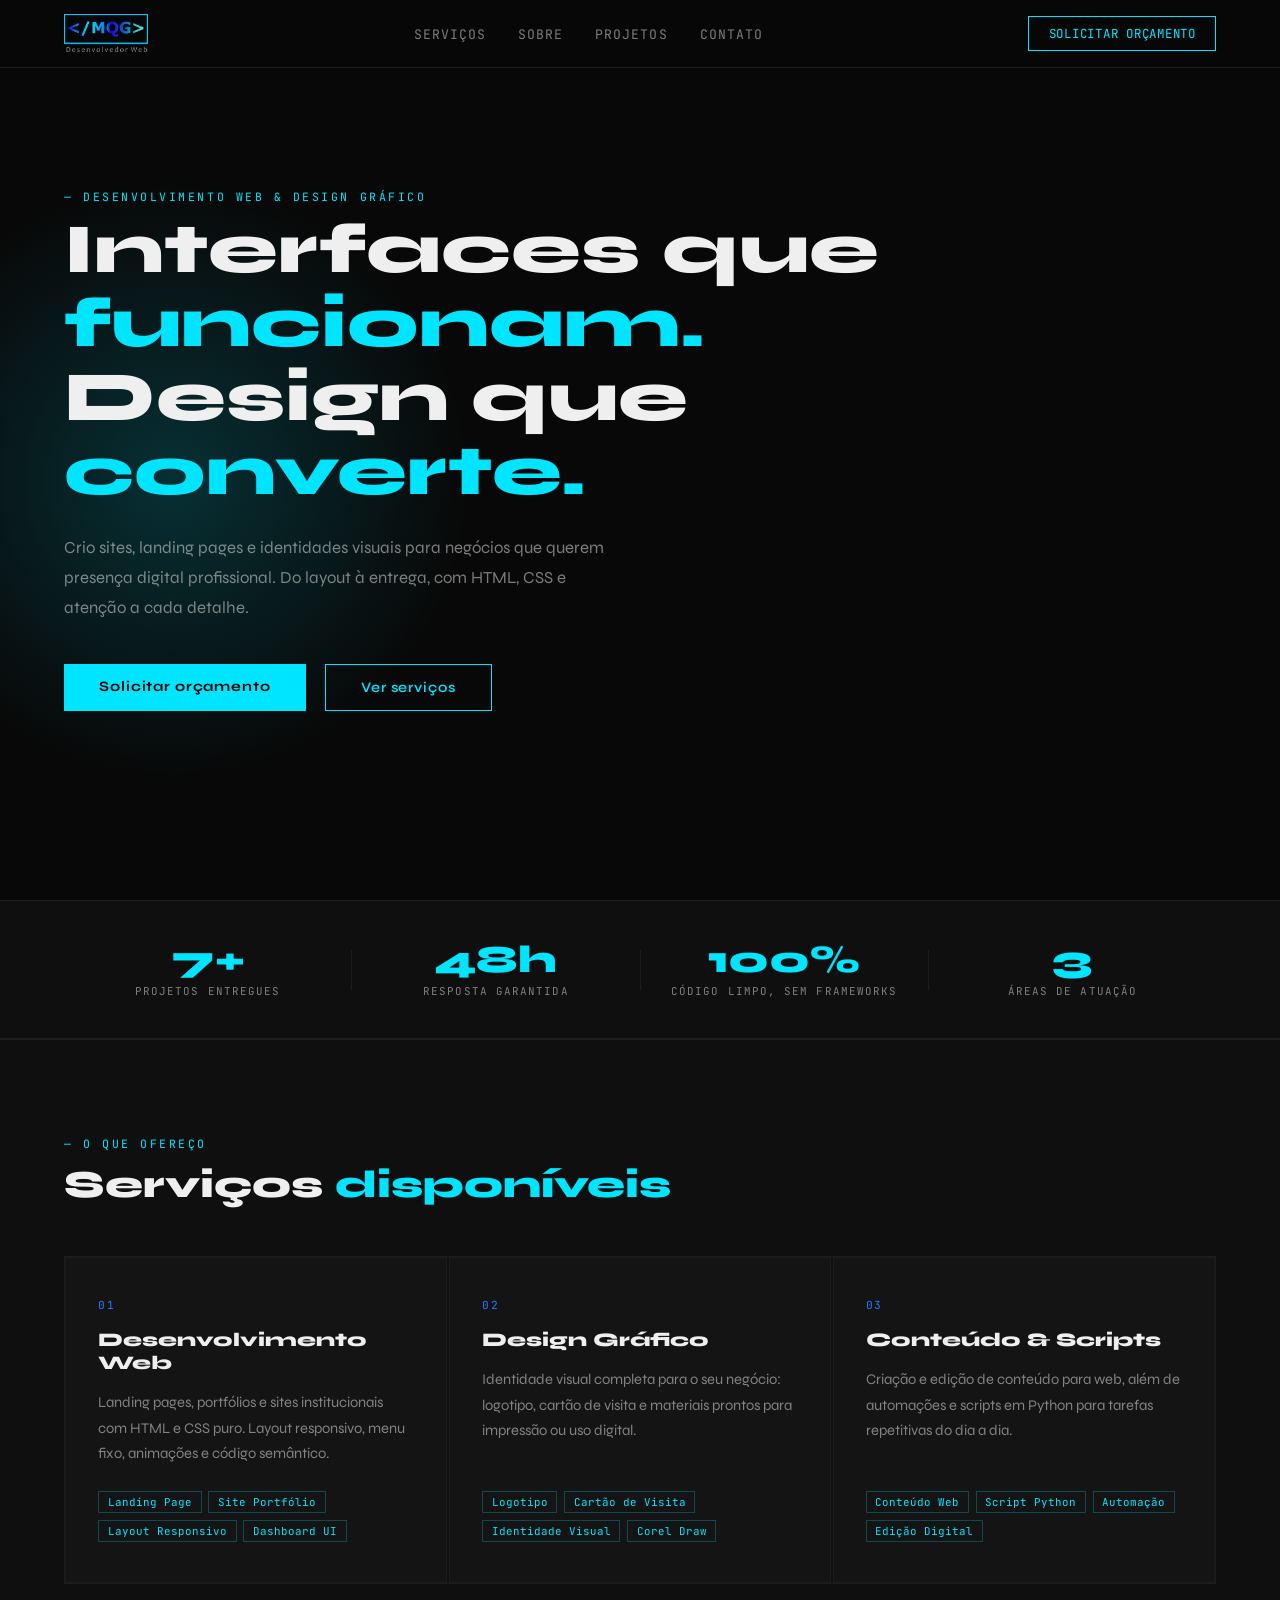
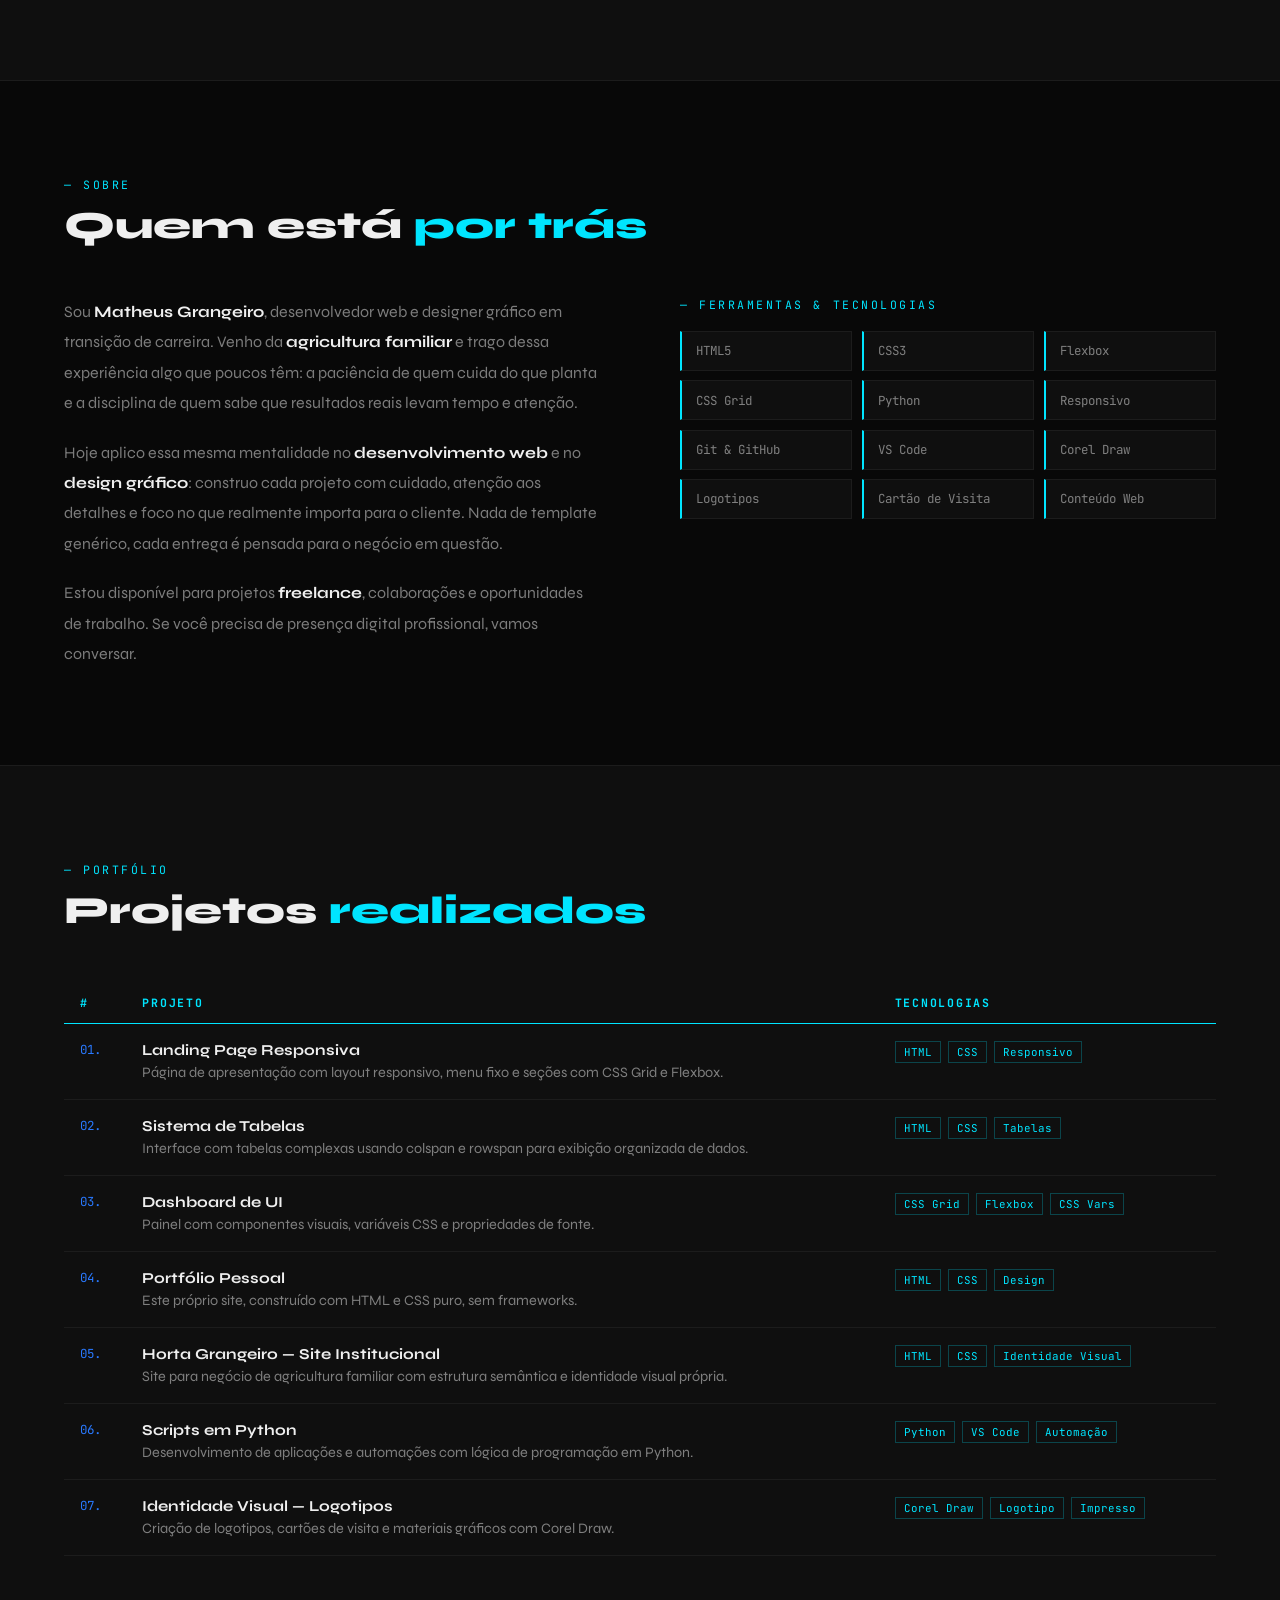
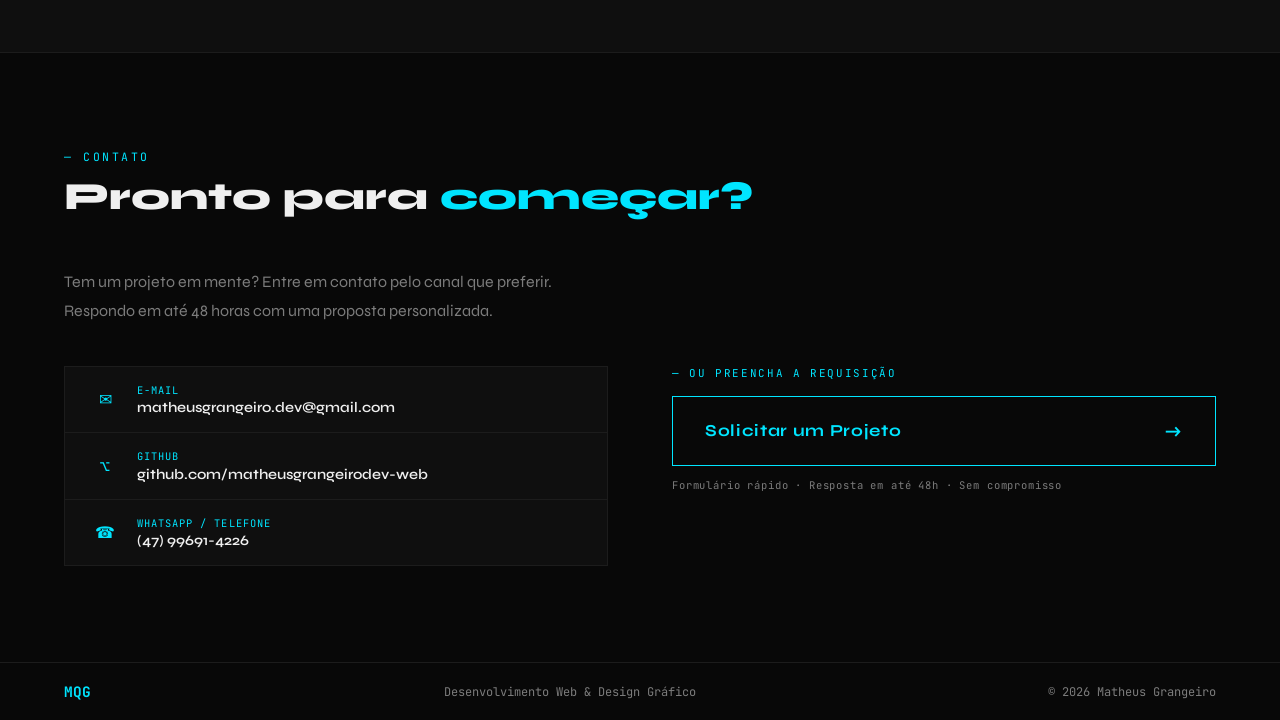
<file: index.html>
<!DOCTYPE html>
<html lang="pt-BR">
<head>
  <meta charset="UTF-8" />
  <meta name="viewport" content="width=device-width, initial-scale=1.0" />
  <title>Matheus Grangeiro — Desenvolvimento Web & Design</title>
  <link href="https://fonts.googleapis.com/css2?family=JetBrains+Mono:wght@400;700&family=Syne:wght@400;600;800&display=swap" rel="stylesheet" />
  <link rel="stylesheet" href="Assets/Css/style.css" />
</head>
<body>

<header>
  <nav>
    <a href="#hero" class="nav-logo"><img src="Assets/Imagens/esse.png" alt="Logo MQG"></a>
    <ul class="nav-links">
      <li><a href="#servicos">Serviços</a></li>
      <li><a href="#sobre">Sobre</a></li>
      <li><a href="#projetos">Projetos</a></li>
      <li><a href="#contato">Contato</a></li>
    </ul>
    <a href="formulario.html" class="nav-cta">Solicitar orçamento</a>
  </nav>
</header>

<main>

  <section id="hero">
    <div class="hero-inner">
      <div class="section-label">— Desenvolvimento Web & Design Gráfico</div>
      <h1 class="hero-title">
        Interfaces que <span>funcionam.</span><br>
        Design que <span>converte.</span>
      </h1>
      <p class="hero-sub">
        Crio sites, landing pages e identidades visuais para negócios que querem presença digital profissional.
        Do layout à entrega, com HTML, CSS e atenção a cada detalhe.
      </p>
      <div class="hero-btns">
        <a href="formulario.html" class="btn-primary">Solicitar orçamento</a>
        <a href="#servicos" class="btn-outline">Ver serviços</a>
      </div>
    </div>
  </section>

  <div class="metricas-strip">
    <div class="metrica">
      <span class="metrica-num">7+</span>
      <span class="metrica-label">Projetos entregues</span>
    </div>
    <div class="metrica-divider"></div>
    <div class="metrica">
      <span class="metrica-num">48h</span>
      <span class="metrica-label">Resposta garantida</span>
    </div>
    <div class="metrica-divider"></div>
    <div class="metrica">
      <span class="metrica-num">100%</span>
      <span class="metrica-label">Código limpo, sem frameworks</span>
    </div>
    <div class="metrica-divider"></div>
    <div class="metrica">
      <span class="metrica-num">3</span>
      <span class="metrica-label">Áreas de atuação</span>
    </div>
  </div>

  <section id="servicos">
    <div class="section-label">— O que ofereço</div>
    <h2 class="section-title">Serviços <span>disponíveis</span></h2>
    <div class="servicos-grid">

      <div class="servico-card">
        <div class="servico-num">01</div>
        <h3 class="servico-nome">Desenvolvimento Web</h3>
        <p class="servico-desc">
          Landing pages, portfólios e sites institucionais com HTML e CSS puro.
          Layout responsivo, menu fixo, animações e código semântico.
        </p>
        <ul class="servico-tags">
          <li>Landing Page</li>
          <li>Site Portfólio</li>
          <li>Layout Responsivo</li>
          <li>Dashboard UI</li>
        </ul>
      </div>

      <div class="servico-card">
        <div class="servico-num">02</div>
        <h3 class="servico-nome">Design Gráfico</h3>
        <p class="servico-desc">
          Identidade visual completa para o seu negócio: logotipo, cartão de visita
          e materiais prontos para impressão ou uso digital.
        </p>
        <ul class="servico-tags">
          <li>Logotipo</li>
          <li>Cartão de Visita</li>
          <li>Identidade Visual</li>
          <li>Corel Draw</li>
        </ul>
      </div>

      <div class="servico-card">
        <div class="servico-num">03</div>
        <h3 class="servico-nome">Conteúdo & Scripts</h3>
        <p class="servico-desc">
          Criação e edição de conteúdo para web, além de automações e scripts
          em Python para tarefas repetitivas do dia a dia.
        </p>
        <ul class="servico-tags">
          <li>Conteúdo Web</li>
          <li>Script Python</li>
          <li>Automação</li>
          <li>Edição Digital</li>
        </ul>
      </div>

    </div>
  </section>

  <section id="sobre">
    <div class="section-label">— Sobre</div>
    <h2 class="section-title">Quem está <span>por trás</span></h2>
    <div class="sobre-grid">
      <div class="sobre-text">
        <p>
          Sou <strong>Matheus Grangeiro</strong>, desenvolvedor web e designer gráfico em transição de carreira.
          Venho da <strong>agricultura familiar</strong> e trago dessa experiência algo que poucos têm:
          a paciência de quem cuida do que planta e a disciplina de quem sabe que resultados reais levam tempo e atenção.
        </p>
        <p>
          Hoje aplico essa mesma mentalidade no <strong>desenvolvimento web</strong> e no <strong>design gráfico</strong>:
          construo cada projeto com cuidado, atenção aos detalhes e foco no que realmente importa para o cliente.
          Nada de template genérico, cada entrega é pensada para o negócio em questão.
        </p>
        <p>
          Estou disponível para projetos <strong>freelance</strong>, colaborações e oportunidades de trabalho.
          Se você precisa de presença digital profissional, vamos conversar.
        </p>
      </div>
      <div class="sobre-skills">
        <p class="section-label" style="margin-bottom: 1.2rem;">— Ferramentas & Tecnologias</p>
        <ul class="skills-list">
          <li>HTML5</li>
          <li>CSS3</li>
          <li>Flexbox</li>
          <li>CSS Grid</li>
          <li>Python</li>
          <li>Responsivo</li>
          <li>Git & GitHub</li>
          <li>VS Code</li>
          <li>Corel Draw</li>
          <li>Logotipos</li>
          <li>Cartão de Visita</li>
          <li>Conteúdo Web</li>
        </ul>
      </div>
    </div>
  </section>

  <section id="projetos">
    <div class="section-label">— Portfólio</div>
    <h2 class="section-title">Projetos <span>realizados</span></h2>
    <div class="table-wrap">
      <table class="projetos-table">
        <thead>
          <tr>
            <th>#</th>
            <th>Projeto</th>
            <th>Tecnologias</th>
          </tr>
        </thead>
        <tbody>
          <tr>
            <td>01.</td>
            <td>
              <strong>Landing Page Responsiva</strong>
              Página de apresentação com layout responsivo, menu fixo e seções com CSS Grid e Flexbox.
            </td>
            <td>
              <span class="tag">HTML</span>
              <span class="tag">CSS</span>
              <span class="tag">Responsivo</span>
            </td>
          </tr>
          <tr>
            <td>02.</td>
            <td>
              <strong>Sistema de Tabelas</strong>
              Interface com tabelas complexas usando colspan e rowspan para exibição organizada de dados.
            </td>
            <td>
              <span class="tag">HTML</span>
              <span class="tag">CSS</span>
              <span class="tag">Tabelas</span>
            </td>
          </tr>
          <tr>
            <td>03.</td>
            <td>
              <strong>Dashboard de UI</strong>
              Painel com componentes visuais, variáveis CSS e propriedades de fonte.
            </td>
            <td>
              <span class="tag">CSS Grid</span>
              <span class="tag">Flexbox</span>
              <span class="tag">CSS Vars</span>
            </td>
          </tr>
          <tr>
            <td>04.</td>
            <td>
              <strong>Portfólio Pessoal</strong>
              Este próprio site, construído com HTML e CSS puro, sem frameworks.
            </td>
            <td>
              <span class="tag">HTML</span>
              <span class="tag">CSS</span>
              <span class="tag">Design</span>
            </td>
          </tr>
          <tr>
            <td>05.</td>
            <td>
              <strong>Horta Grangeiro — Site Institucional</strong>
              Site para negócio de agricultura familiar com estrutura semântica e identidade visual própria.
            </td>
            <td>
              <span class="tag">HTML</span>
              <span class="tag">CSS</span>
              <span class="tag">Identidade Visual</span>
            </td>
          </tr>
          <tr>
            <td>06.</td>
            <td>
              <strong>Scripts em Python</strong>
              Desenvolvimento de aplicações e automações com lógica de programação em Python.
            </td>
            <td>
              <span class="tag">Python</span>
              <span class="tag">VS Code</span>
              <span class="tag">Automação</span>
            </td>
          </tr>
          <tr>
            <td>07.</td>
            <td>
              <strong>Identidade Visual — Logotipos</strong>
              Criação de logotipos, cartões de visita e materiais gráficos com Corel Draw.
            </td>
            <td>
              <span class="tag">Corel Draw</span>
              <span class="tag">Logotipo</span>
              <span class="tag">Impresso</span>
            </td>
          </tr>
        </tbody>
      </table>
    </div>
  </section>

  <section id="contato">
    <div class="section-label">— Contato</div>
    <h2 class="section-title">Pronto para <span>começar?</span></h2>
    <p class="contato-intro">
      Tem um projeto em mente? Entre em contato pelo canal que preferir.
      Respondo em até 48 horas com uma proposta personalizada.
    </p>
    <div class="contato-cols">
      <div class="contato-links">
        <a href="mailto:matheusgrangeiro.dev@gmail.com" class="contact-item">
          <div class="contact-icon">✉</div>
          <div>
            <div class="contact-label">E-mail</div>
            <div class="contact-value">matheusgrangeiro.dev@gmail.com</div>
          </div>
        </a>
        <a href="https://github.com/matheusgrangeirodev-web" target="_blank" class="contact-item">
          <div class="contact-icon">⌥</div>
          <div>
            <div class="contact-label">GitHub</div>
            <div class="contact-value">github.com/matheusgrangeirodev-web</div>
          </div>
        </a>
        <a href="tel:+5547996914226" class="contact-item">
          <div class="contact-icon">☎</div>
          <div>
            <div class="contact-label">WhatsApp / Telefone</div>
            <div class="contact-value">(47) 99691-4226</div>
          </div>
        </a>
      </div>
      <div class="solicitar-wrap">
        <div class="solicitar-label">— ou preencha a requisição</div>
        <a href="formulario.html" class="btn-solicitar">
          <span class="btn-solicitar-text">Solicitar um Projeto</span>
          <span class="btn-solicitar-arrow">→</span>
        </a>
        <p class="solicitar-sub">Formulário rápido · Resposta em até 48h · Sem compromisso</p>
      </div>
    </div>
  </section>

</main>

<footer>
  <span class="footer-logo">MQG</span>
  <span>Desenvolvimento Web & Design Gráfico</span>
  <span>© 2026 Matheus Grangeiro</span>
</footer>

</body>
</html>
</file>
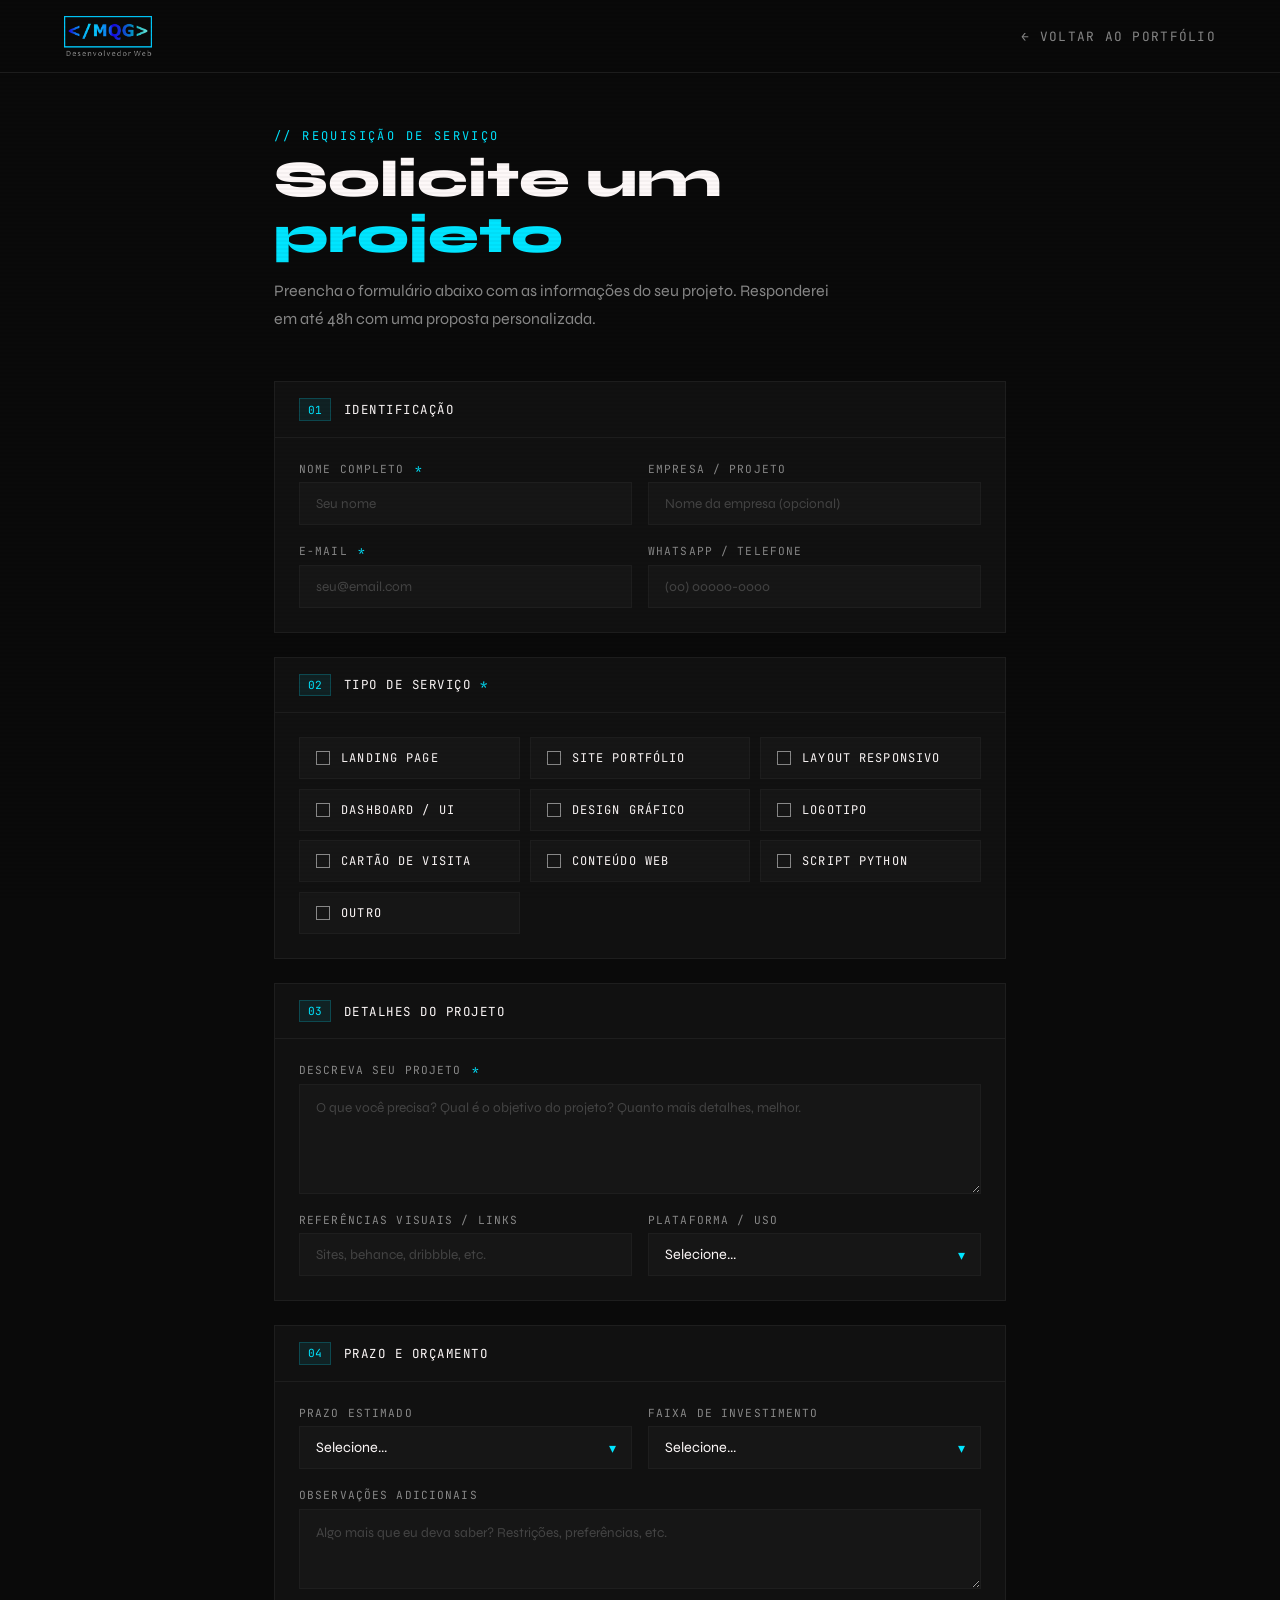
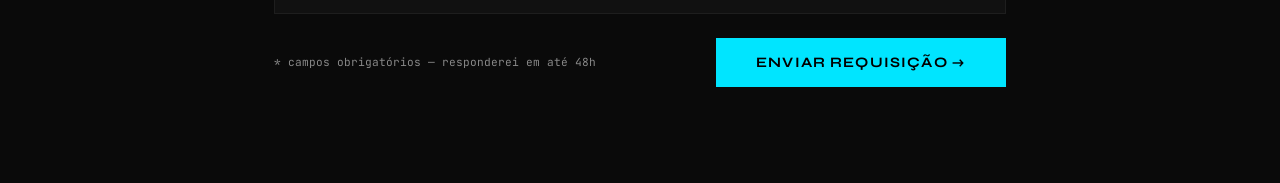
<file: formulario.html>
<!DOCTYPE html>
<html lang="pt-BR">
<head>
  <meta charset="UTF-8" />
  <meta name="viewport" content="width=device-width, initial-scale=1.0" />
  <title>MQG | Requisição de Serviço</title>
  <link href="https://fonts.googleapis.com/css2?family=JetBrains+Mono:wght@400;700&family=Syne:wght@400;600;800&display=swap" rel="stylesheet" />
    <link rel="stylesheet" href="Assets/Css/formulario.css" />
</head>
<body>

<nav>
  <a href="index.html" class="nav-logo"><img src="Assets/Imagens/esse.png" alt="Logo MQG"></a>
  <a href="index.html" class="nav-back">Voltar ao portfólio</a>
</nav>

<main>
  <div class="page-label">// Requisição de Serviço</div>
  <h1>Solicite um <span>projeto</span></h1>
  <p class="page-desc">
    Preencha o formulário abaixo com as informações do seu projeto.
    Responderei em até 48h com uma proposta personalizada.
  </p>

  <form id="serviceForm" novalidate>

    <div class="form-section">
      <div class="form-section-header">
        <span class="form-section-num">01</span>
        <span class="form-section-title">Identificação</span>
      </div>
      <div class="form-section-body">
        <div class="form-row">
          <div class="field">
            <label for="nome">Nome completo <span class="required">*</span></label>
            <input type="text" id="nome" name="nome" placeholder="Seu nome" required />
          </div>
          <div class="field">
            <label for="empresa">Empresa / Projeto</label>
            <input type="text" id="empresa" name="empresa" placeholder="Nome da empresa (opcional)" />
          </div>
        </div>
        <div class="form-row">
          <div class="field">
            <label for="email">E-mail <span class="required">*</span></label>
            <input type="email" id="email" name="email" placeholder="seu@email.com" required />
          </div>
          <div class="field">
            <label for="telefone">WhatsApp / Telefone</label>
            <input type="tel" id="telefone" name="telefone" placeholder="(00) 00000-0000" />
          </div>
        </div>
      </div>
    </div>

    <div class="form-section">
      <div class="form-section-header">
        <span class="form-section-num">02</span>
        <span class="form-section-title">Tipo de Serviço <span style="color:var(--cyan)">*</span></span>
      </div>
      <div class="form-section-body">
        <div class="service-grid">
          <label class="service-item">
            <input type="checkbox" name="servico" value="landing-page" />
            <span class="service-label">Landing Page</span>
          </label>
          <label class="service-item">
            <input type="checkbox" name="servico" value="portfolio" />
            <span class="service-label">Site Portfólio</span>
          </label>
          <label class="service-item">
            <input type="checkbox" name="servico" value="responsivo" />
            <span class="service-label">Layout Responsivo</span>
          </label>
          <label class="service-item">
            <input type="checkbox" name="servico" value="dashboard" />
            <span class="service-label">Dashboard / UI</span>
          </label>
          <label class="service-item">
            <input type="checkbox" name="servico" value="design-grafico" />
            <span class="service-label">Design Gráfico</span>
          </label>
          <label class="service-item">
            <input type="checkbox" name="servico" value="logotipo" />
            <span class="service-label">Logotipo</span>
          </label>
          <label class="service-item">
            <input type="checkbox" name="servico" value="cartao-visita" />
            <span class="service-label">Cartão de Visita</span>
          </label>
          <label class="service-item">
            <input type="checkbox" name="servico" value="conteudo-web" />
            <span class="service-label">Conteúdo Web</span>
          </label>
          <label class="service-item">
            <input type="checkbox" name="servico" value="python" />
            <span class="service-label">Script Python</span>
          </label>
          <label class="service-item">
            <input type="checkbox" name="servico" value="outro" />
            <span class="service-label">Outro</span>
          </label>
        </div>
      </div>
    </div>

    <div class="form-section">
      <div class="form-section-header">
        <span class="form-section-num">03</span>
        <span class="form-section-title">Detalhes do Projeto</span>
      </div>
      <div class="form-section-body">
        <div class="field">
          <label for="descricao">Descreva seu projeto <span class="required">*</span></label>
          <textarea id="descricao" name="descricao" placeholder="O que você precisa? Qual é o objetivo do projeto? Quanto mais detalhes, melhor." required></textarea>
        </div>
        <div class="form-row">
          <div class="field">
            <label for="referencia">Referências visuais / links</label>
            <input type="text" id="referencia" name="referencia" placeholder="Sites, behance, dribbble, etc." />
          </div>
          <div class="field">
            <label for="plataforma">Plataforma / Uso</label>
            <div class="select-wrap">
              <select id="plataforma" name="plataforma">
                <option value="">Selecione...</option>
                <option value="web-desktop">............</option>
                <option value="web-mobile">..........</option>
                <option value="web-ambos">............</option>
                <option value="impresso">.............</option>
                <option value="digital-grafico">..............</option>
                <option value="outro">Outro</option>
              </select>
            </div>
          </div>
        </div>
      </div>
    </div>

    <div class="form-section">
      <div class="form-section-header">
        <span class="form-section-num">04</span>
        <span class="form-section-title">Prazo e Orçamento</span>
      </div>
      <div class="form-section-body">
        <div class="form-row">
          <div class="field">
            <label for="prazo">Prazo estimado</label>
            <div class="select-wrap">
              <select id="prazo" name="prazo">
                <option value="">Selecione...</option>
                <option value="urgente">............</option>
                <option value="2-semanas">.............</option>
                <option value="1-mes">................</option>
                <option value="flexivel">............</option>
              </select>
            </div>
          </div>
          <div class="field">
            <label for="orcamento">Faixa de investimento</label>
            <div class="select-wrap">
              <select id="orcamento" name="orcamento">
                <option value="">Selecione...</option>
                <option value="ate-500">............</option>
                <option value="500-1500">............</option>
                <option value="1500-3000">................</option>
                <option value="acima-3000">.........</option>
                <option value="a-negociar">...............</option>
              </select>
            </div>
          </div>
        </div>
        <div class="field">
          <label for="observacoes">Observações adicionais</label>
          <textarea id="observacoes" name="observacoes" style="min-height:80px" placeholder="Algo mais que eu deva saber? Restrições, preferências, etc."></textarea>
        </div>
      </div>
    </div>

    <div class="form-footer">
      <span class="form-note">* campos obrigatórios — responderei em até 48h</span>
      <button type="submit">Enviar Requisição →</button>
    </div>

  </form>
</main>

<div class="success-overlay" id="successOverlay">
  <div class="success-icon">✓</div>
  <h2 class="success-title">Requisição <span>enviada!</span></h2>
  <p class="success-msg">
    Obrigado pelo contato. Analisarei seu projeto e retornarei com uma proposta personalizada em até 48 horas.
  </p>
  <a href="index.html" class="success-back">← Voltar ao portfólio</a>
</div>


</body>
</html>
</file>
<file: Assets/Css/style.css>
/* cores do site */
:root {
  --bg:        #080808;
  --surface:   #0f0f0f;
  --surface-2: #141414;
  --border:    #1c1c1c;
  --cyan:      #00e5ff;
  --cyan-dim:  rgba(0, 229, 255, 0.07);
  --cyan-glow: rgba(0, 229, 255, 0.18);
  --blue:      #2979ff;
  --text:      #efefef;
  --muted:     rgba(239, 239, 239, 0.5);
}

*, *::before, *::after { box-sizing: border-box; margin: 0; padding: 0; }

html { scroll-behavior: smooth; }

body {
  background-color: var(--bg);
  color: var(--text);
  font-family: 'Syne', sans-serif;
}

/* cabecalho */
header {
  position: fixed;
  top: 0; left: 0; right: 0;
  z-index: 100;
}

nav {
  display: flex;
  justify-content: space-between;
  align-items: center;
  padding: 0.9rem 4rem;
  background-color: rgba(8, 8, 8, 0.8);
  backdrop-filter: blur(14px);
  -webkit-backdrop-filter: blur(14px);
  border-bottom: 1px solid var(--border);
}

.nav-logo {
  display: flex;
  align-items: center;
  height: 38px;
}
.nav-logo img {
  height: 100%;
  object-fit: contain;
}

ul.nav-links {
  display: flex;
  gap: 2rem;
  list-style: none;
}
.nav-links a {
  text-decoration: none;
  color: var(--muted);
  font-size: 0.82rem;
  letter-spacing: 0.08em;
  text-transform: uppercase;
  font-family: 'JetBrains Mono', monospace;
  transition: color 0.2s;
  position: relative;
}
.nav-links a::after {
  content: '';
  position: absolute;
  bottom: -3px; left: 0; right: 0;
  height: 1px;
  background: var(--cyan);
  transform: scaleX(0);
  transition: transform 0.2s;
}
.nav-links a:hover { color: var(--cyan); }
.nav-links a:hover::after { transform: scaleX(1); }

.nav-cta {
  padding: 0.5rem 1.2rem;
  border: 1px solid var(--cyan);
  color: var(--cyan);
  font-family: 'JetBrains Mono', monospace;
  font-size: 0.78rem;
  letter-spacing: 0.06em;
  text-decoration: none;
  text-transform: uppercase;
  transition: background 0.2s, color 0.2s;
}
.nav-cta:hover { background: var(--cyan); color: #000; }

/* secoes */
section {
  padding: 6rem 4rem;
  border-top: 1px solid var(--border);
}

.section-label {
  font-family: 'JetBrains Mono', monospace;
  font-size: 0.72rem;
  color: var(--cyan);
  letter-spacing: 0.22em;
  text-transform: uppercase;
  margin-bottom: 0.6rem;
}

h2.section-title {
  font-size: clamp(1.8rem, 3vw, 2.6rem);
  font-weight: 800;
  margin-bottom: 3rem;
  text-wrap: balance;
}
h2.section-title span { color: var(--cyan); }

/* hero */
#hero {
  min-height: 100vh;
  display: flex;
  align-items: center;
  padding: 0 4rem;
  border-top: none;
  position: relative;
  overflow: hidden;
}
#hero::before {
  content: '';
  position: absolute;
  top: 20%;
  left: -10%;
  width: 600px;
  height: 600px;
  background: radial-gradient(circle, var(--cyan-glow) 0%, transparent 70%);
  pointer-events: none;
}

.hero-inner { position: relative; z-index: 1; }

h1.hero-title {
  font-size: clamp(2.6rem, 5.5vw, 5rem);
  font-weight: 800;
  line-height: 1.05;
  margin-bottom: 1.5rem;
  text-wrap: balance;
}
h1.hero-title span { color: var(--cyan); }

p.hero-sub {
  color: var(--muted);
  font-size: 1.05rem;
  line-height: 1.8;
  max-width: 540px;
  margin-bottom: 2.5rem;
}

.hero-btns { display: flex; gap: 1.2rem; flex-wrap: wrap; }

a.btn-primary {
  padding: 0.9rem 2.2rem;
  background-color: var(--cyan);
  color: #000;
  font-weight: 700;
  font-size: 0.9rem;
  text-decoration: none;
  letter-spacing: 0.06em;
  font-family: 'Syne', sans-serif;
  transition: opacity 0.2s, box-shadow 0.2s;
}
a.btn-primary:hover {
  opacity: 0.88;
  box-shadow: 0 0 24px var(--cyan-glow);
}

a.btn-outline {
  padding: 0.9rem 2.2rem;
  background-color: transparent;
  color: var(--cyan);
  font-weight: 600;
  font-size: 0.9rem;
  border: 1px solid var(--cyan);
  text-decoration: none;
  letter-spacing: 0.06em;
  font-family: 'Syne', sans-serif;
  transition: background 0.2s, color 0.2s;
}
a.btn-outline:hover { background: var(--cyan-dim); }

/* strip de metricas */
.metricas-strip {
  display: flex;
  align-items: center;
  justify-content: center;
  gap: 0;
  padding: 2rem 4rem;
  border-top: 1px solid var(--border);
  border-bottom: 1px solid var(--border);
  background: var(--surface);
}

.metrica {
  display: flex;
  flex-direction: column;
  align-items: center;
  gap: 0.3rem;
  flex: 1;
  text-align: center;
  padding: 0.5rem 1rem;
}

.metrica-num {
  font-family: 'Syne', sans-serif;
  font-size: clamp(1.6rem, 3vw, 2.4rem);
  font-weight: 800;
  color: var(--cyan);
  line-height: 1;
}

.metrica-label {
  font-family: 'JetBrains Mono', monospace;
  font-size: 0.68rem;
  color: var(--muted);
  letter-spacing: 0.1em;
  text-transform: uppercase;
}

.metrica-divider {
  width: 1px;
  height: 40px;
  background: var(--border);
  flex-shrink: 0;
}

/* servicos */
#servicos { background: var(--surface); }

.servicos-grid {
  display: grid;
  grid-template-columns: repeat(3, 1fr);
  gap: 1.5px;
  border: 1.5px solid var(--border);
}

.servico-card {
  padding: 2.5rem 2rem;
  background: var(--surface-2);
  border: 1px solid var(--border);
  transition: border-color 0.25s, background 0.25s;
  display: flex;
  flex-direction: column;
  gap: 1rem;
}
.servico-card:hover {
  border-color: var(--cyan);
  background: var(--cyan-dim);
}

.servico-num {
  font-family: 'JetBrains Mono', monospace;
  font-size: 0.7rem;
  color: var(--blue);
  letter-spacing: 0.15em;
}

h3.servico-nome {
  font-size: 1.2rem;
  font-weight: 800;
  color: var(--text);
}

.servico-desc {
  font-size: 0.92rem;
  color: var(--muted);
  line-height: 1.75;
  flex: 1;
}

.servico-tags {
  list-style: none;
  display: flex;
  flex-wrap: wrap;
  gap: 0.4rem;
  margin-top: 0.5rem;
}
.servico-tags li {
  font-family: 'JetBrains Mono', monospace;
  font-size: 0.68rem;
  color: var(--cyan);
  border: 1px solid rgba(0,229,255,0.25);
  padding: 0.2rem 0.55rem;
}

/* sobre */
.sobre-grid {
  display: grid;
  grid-template-columns: 1fr 1fr;
  gap: 5rem;
  align-items: start;
}

.sobre-text p {
  color: var(--muted);
  line-height: 1.9;
  font-size: 1rem;
  margin-bottom: 1.2rem;
  text-align: left;
}
.sobre-text p:last-child { margin-bottom: 0; }
.sobre-text p strong { color: var(--text); }

/* habilidades */
ul.skills-list {
  list-style: none;
  display: grid;
  grid-template-columns: repeat(auto-fill, minmax(140px, 1fr));
  gap: 0.6rem;
}
ul.skills-list li {
  padding: 0.65rem 0.9rem;
  background-color: var(--surface);
  border: 1px solid var(--border);
  border-left: 2px solid var(--cyan);
  font-family: 'JetBrains Mono', monospace;
  font-size: 0.78rem;
  color: var(--muted);
  transition: color 0.2s, border-color 0.2s;
}
ul.skills-list li:hover { color: var(--text); border-left-color: var(--cyan); }

/* projetos */
#projetos { background: var(--surface); }

.table-wrap { overflow-x: auto; }

table.projetos-table {
  width: 100%;
  border-collapse: collapse;
  min-width: 540px;
}
table.projetos-table thead th {
  text-align: left;
  font-family: 'JetBrains Mono', monospace;
  font-size: 0.72rem;
  color: var(--cyan);
  letter-spacing: 0.15em;
  text-transform: uppercase;
  padding: 0.8rem 1rem;
  border-bottom: 1px solid var(--cyan);
}
table.projetos-table tbody td {
  padding: 1.1rem 1rem;
  border-bottom: 1px solid var(--border);
  color: var(--muted);
  font-size: 0.9rem;
  vertical-align: top;
  min-width: 0;
}
table.projetos-table tbody tr:hover td { color: var(--text); }
table.projetos-table td:first-child {
  font-family: 'JetBrains Mono', monospace;
  color: var(--blue);
  font-size: 0.78rem;
  white-space: nowrap;
}
table.projetos-table td strong {
  color: var(--text);
  display: block;
  margin-bottom: 0.3rem;
  font-size: 0.95rem;
}

.tag {
  display: inline-block;
  font-family: 'JetBrains Mono', monospace;
  font-size: 0.68rem;
  color: var(--cyan);
  border: 1px solid rgba(0,229,255,0.25);
  padding: 0.18rem 0.5rem;
  margin-right: 0.25rem;
  margin-bottom: 0.25rem;
}

/* contato */
p.contato-intro {
  color: var(--muted);
  font-size: 1rem;
  line-height: 1.8;
  margin-bottom: 2.5rem;
  max-width: 560px;
}

.contato-cols {
  display: grid;
  grid-template-columns: 1fr 1fr;
  gap: 4rem;
  align-items: start;
}

.contato-links { display: flex; flex-direction: column; gap: 0; }

a.contact-item {
  display: flex;
  align-items: center;
  gap: 1rem;
  padding: 1rem 1.5rem;
  background-color: var(--surface);
  border: 1px solid var(--border);
  border-bottom: none;
  text-decoration: none;
  color: var(--text);
  transition: border-color 0.2s, background 0.2s;
}
a.contact-item:last-child { border-bottom: 1px solid var(--border); }
a.contact-item:hover {
  border-color: var(--cyan);
  background: var(--cyan-dim);
  z-index: 1;
  position: relative;
}

.contact-icon {
  font-size: 1rem;
  color: var(--cyan);
  font-family: 'JetBrains Mono', monospace;
  width: 32px;
  text-align: center;
  flex-shrink: 0;
}
.contact-label {
  font-family: 'JetBrains Mono', monospace;
  font-size: 0.65rem;
  color: var(--cyan);
  text-transform: uppercase;
  letter-spacing: 0.1em;
}
.contact-value {
  font-size: 0.9rem;
  font-weight: 600;
  margin-top: 0.15rem;
  color: var(--text);
}

/* botao solicitar */
.solicitar-wrap { display: flex; flex-direction: column; gap: 0; }

.solicitar-label {
  font-family: 'JetBrains Mono', monospace;
  font-size: 0.68rem;
  color: var(--cyan);
  letter-spacing: 0.15em;
  text-transform: uppercase;
  margin-bottom: 1rem;
}

.btn-solicitar {
  display: flex;
  align-items: center;
  justify-content: space-between;
  gap: 2rem;
  width: 100%;
  padding: 1.4rem 2rem;
  background: transparent;
  border: 1px solid var(--cyan);
  color: var(--cyan);
  text-decoration: none;
  font-family: 'Syne', sans-serif;
  font-weight: 700;
  font-size: 1.05rem;
  letter-spacing: 0.04em;
  transition: background 0.25s, color 0.25s, box-shadow 0.25s;
  position: relative;
  overflow: hidden;
}
.btn-solicitar::before {
  content: '';
  position: absolute;
  inset: 0;
  background: var(--cyan);
  transform: translateX(-100%);
  transition: transform 0.3s cubic-bezier(0.4,0,0.2,1);
  z-index: 0;
}
.btn-solicitar:hover::before { transform: translateX(0); }
.btn-solicitar:hover { color: #000; box-shadow: 0 0 30px var(--cyan-glow); }

.btn-solicitar-text, .btn-solicitar-arrow { position: relative; z-index: 1; }
.btn-solicitar-arrow { font-size: 1.2rem; transition: transform 0.25s; }
.btn-solicitar:hover .btn-solicitar-arrow { transform: translateX(5px); }

.solicitar-sub {
  margin-top: 0.8rem;
  font-family: 'JetBrains Mono', monospace;
  font-size: 0.66rem;
  color: var(--muted);
  letter-spacing: 0.08em;
}

/* rodape */
footer {
  padding: 1.2rem 4rem;
  border-top: 1px solid var(--border);
  display: flex;
  justify-content: space-between;
  align-items: center;
  font-size: 0.75rem;
  color: var(--muted);
  font-family: 'JetBrains Mono', monospace;
}
.footer-logo { color: var(--cyan); font-weight: 700; font-size: 0.9rem; }

/* responsivo */
@media (max-width: 900px) {
  .servicos-grid { grid-template-columns: 1fr; }
  .sobre-grid { grid-template-columns: 1fr; gap: 3rem; }
  .contato-cols { grid-template-columns: 1fr; gap: 3rem; }
}

@media (max-width: 768px) {
  nav { padding: 0.8rem 1.5rem; }
  .nav-links { display: none; }
  .nav-cta { display: none; }
  section { padding: 4rem 1.5rem; }
  #hero { padding: 0 1.5rem; }
  .metricas-strip { padding: 1.5rem; flex-wrap: wrap; gap: 1.5rem; }
  .metrica-divider { display: none; }
  .metrica { flex: 0 0 calc(50% - 0.75rem); }
  ul.skills-list { grid-template-columns: 1fr 1fr; }
  footer { flex-direction: column; gap: 0.4rem; text-align: center; padding: 1.2rem 1.5rem; }
}
</file>
<file: Assets/Css/formulario.css>
:root {
      --bg:      #0a0a0a;
      --surface: #111111;
      --surface2: #161616;
      --border:  #1e1e1e;
      --cyan:    #00e5ff;
      --blue:    #2979ff;
      --text:    #fdf8f8;
      --muted:   #888;
      --error:   #ff4444;
      --success: #00ff88;
    }

    *, *::before, *::after { box-sizing: border-box; margin: 0; padding: 0; }
    html { scroll-behavior: smooth; }

    body {
      background-color: var(--bg);
      color: var(--text);
      font-family: 'Syne', sans-serif;
      min-height: 100vh;
    }

    /* NAV */
    nav {
      position: fixed;
      top: 0; left: 0; right: 0;
      z-index: 100;
      display: flex;
      justify-content: space-between;
      align-items: center;
      padding: 1rem 4rem;
      background-color: rgba(10,10,10,0.95);
      border-bottom: 1px solid var(--border);
    }

     .nav-logo {
      color: var(--cyan);
      display: flex;
      align-items: center;
      height: 40px;
    }
    
    .nav-logo img {
      height: 100%;
      object-fit: contain;
    }

    .nav-back {
      font-family: 'JetBrains Mono', monospace;
      font-size: 0.8rem;
      color: var(--muted);
      text-decoration: none;
      letter-spacing: 0.1em;
      text-transform: uppercase;
      transition: color 0.2s;
    }
    .nav-back:hover { color: var(--cyan); }
    .nav-back::before { content: '← '; }

    /* MAIN */
    main {
      padding: 8rem 4rem 6rem;
      max-width: 860px;
      margin: 0 auto;
    }

    .page-label {
      font-family: 'JetBrains Mono', monospace;
      font-size: 0.75rem;
      color: var(--cyan);
      letter-spacing: 0.2em;
      text-transform: uppercase;
      margin-bottom: 0.5rem;
    }

    h1 {
      font-size: clamp(2rem, 4vw, 3.2rem);
      font-weight: 800;
      line-height: 1.1;
      margin-bottom: 0.8rem;
    }

    h1 span { color: var(--cyan); }

    .page-desc {
      color: var(--muted);
      font-size: 1rem;
      line-height: 1.75;
      max-width: 560px;
      margin-bottom: 3rem;
    }

    /* FORM */
    form {
      display: flex;
      flex-direction: column;
      gap: 0;
    }

    .form-section {
      border: 1px solid var(--border);
      margin-bottom: 1.5rem;
      background-color: var(--surface);
    }

    .form-section-header {
      padding: 1rem 1.5rem;
      border-bottom: 1px solid var(--border);
      display: flex;
      align-items: center;
      gap: 0.8rem;
    }

    .form-section-num {
      font-family: 'JetBrains Mono', monospace;
      font-size: 0.7rem;
      color: var(--cyan);
      background: rgba(0,229,255,0.08);
      border: 1px solid rgba(0,229,255,0.2);
      padding: 0.2rem 0.5rem;
    }

    .form-section-title {
      font-family: 'JetBrains Mono', monospace;
      font-size: 0.78rem;
      color: var(--text);
      text-transform: uppercase;
      letter-spacing: 0.12em;
    }

    .form-section-body {
      padding: 1.5rem;
      display: flex;
      flex-direction: column;
      gap: 1.2rem;
    }

    .form-row {
      display: grid;
      grid-template-columns: 1fr 1fr;
      gap: 1rem;
    }

    .field {
      display: flex;
      flex-direction: column;
      gap: 0.4rem;
    }

    label {
      font-family: 'JetBrains Mono', monospace;
      font-size: 0.7rem;
      color: var(--muted);
      text-transform: uppercase;
      letter-spacing: 0.1em;
    }

    label span.required {
      color: var(--cyan);
      margin-left: 2px;
    }

    input[type="text"],
    input[type="email"],
    input[type="tel"],
    textarea,
    select {
      background-color: var(--surface2);
      border: 1px solid var(--border);
      color: var(--text);
      font-family: 'Syne', sans-serif;
      font-size: 0.9rem;
      padding: 0.75rem 1rem;
      outline: none;
      transition: border-color 0.2s;
      width: 100%;
      appearance: none;
      -webkit-appearance: none;
    }

    input:focus, textarea:focus, select:focus {
      border-color: var(--cyan);
      background-color: rgba(0,229,255,0.03);
    }

    input::placeholder, textarea::placeholder {
      color: #444;
      font-size: 0.85rem;
    }

    textarea {
      resize: vertical;
      min-height: 110px;
      line-height: 1.6;
    }

    /* SELECT custom arrow */
    .select-wrap {
      position: relative;
    }
    .select-wrap::after {
      content: '▾';
      position: absolute;
      right: 1rem;
      top: 50%;
      transform: translateY(-50%);
      color: var(--cyan);
      pointer-events: none;
      font-size: 0.9rem;
    }

    select option {
      background-color: var(--surface);
    }

    /* CHECKBOXES — tipos de serviço */
    .service-grid {
      display: grid;
      grid-template-columns: repeat(auto-fill, minmax(200px, 1fr));
      gap: 0.6rem;
    }

    .service-item {
      display: flex;
      align-items: center;
      gap: 0.7rem;
      padding: 0.75rem 1rem;
      border: 1px solid var(--border);
      background: var(--surface2);
      cursor: pointer;
      transition: border-color 0.2s, background 0.2s;
      user-select: none;
    }

    .service-item:hover {
      border-color: rgba(0,229,255,0.4);
    }

    .service-item input[type="checkbox"] {
      appearance: none;
      -webkit-appearance: none;
      width: 14px;
      height: 14px;
      min-width: 14px;
      border: 1px solid var(--muted);
      background: transparent;
      cursor: pointer;
      position: relative;
      transition: border-color 0.2s, background 0.2s;
      padding: 0;
    }

    .service-item input[type="checkbox"]:checked {
      background-color: var(--cyan);
      border-color: var(--cyan);
    }

    .service-item input[type="checkbox"]:checked::after {
      content: '';
      position: absolute;
      left: 3px; top: 1px;
      width: 5px; height: 8px;
      border: 2px solid #000;
      border-top: none;
      border-left: none;
      transform: rotate(45deg);
    }

    .service-item:has(input:checked) {
      border-color: var(--cyan);
      background: rgba(0,229,255,0.05);
    }

    .service-label {
      font-family: 'JetBrains Mono', monospace;
      font-size: 0.75rem;
      color: var(--text);
    }

    /* PRAZO / ORÇAMENTO */
    .range-wrap {
      display: flex;
      flex-direction: column;
      gap: 0.5rem;
    }

    .range-display {
      font-family: 'JetBrains Mono', monospace;
      font-size: 0.85rem;
      color: var(--cyan);
    }

    input[type="range"] {
      -webkit-appearance: none;
      appearance: none;
      width: 100%;
      height: 2px;
      background: var(--border);
      outline: none;
      padding: 0;
      border: none;
      background-image: linear-gradient(var(--cyan), var(--cyan));
      background-size: 50% 100%;
      background-repeat: no-repeat;
    }

    input[type="range"]::-webkit-slider-thumb {
      -webkit-appearance: none;
      width: 16px;
      height: 16px;
      background: var(--cyan);
      cursor: pointer;
      border: none;
    }

    /* SUBMIT */
    .form-footer {
      display: flex;
      align-items: center;
      justify-content: space-between;
      gap: 1rem;
      flex-wrap: wrap;
    }

    .form-note {
      font-family: 'JetBrains Mono', monospace;
      font-size: 0.7rem;
      color: var(--muted);
    }

    button[type="submit"] {
      padding: 1rem 2.5rem;
      background-color: var(--cyan);
      color: #000;
      font-weight: 700;
      font-size: 0.9rem;
      font-family: 'Syne', sans-serif;
      letter-spacing: 0.08em;
      text-transform: uppercase;
      border: none;
      cursor: pointer;
      transition: opacity 0.2s, transform 0.15s;
    }

    button[type="submit"]:hover {
      opacity: 0.88;
      transform: translateY(-1px);
    }

    button[type="submit"]:active {
      transform: translateY(0);
    }

    /* SUCCESS STATE */
    .success-overlay {
      display: none;
      position: fixed;
      inset: 0;
      background: rgba(10,10,10,0.97);
      z-index: 200;
      align-items: center;
      justify-content: center;
      flex-direction: column;
      text-align: center;
      gap: 1.5rem;
    }

    .success-overlay.visible {
      display: flex;
    }

    .success-icon {
      font-size: 3rem;
      color: var(--cyan);
      font-family: 'JetBrains Mono', monospace;
      border: 2px solid var(--cyan);
      width: 80px;
      height: 80px;
      display: flex;
      align-items: center;
      justify-content: center;
    }

    .success-title {
      font-size: 2rem;
      font-weight: 800;
    }

    .success-title span { color: var(--cyan); }

    .success-msg {
      color: var(--muted);
      max-width: 420px;
      line-height: 1.7;
    }

    .success-back {
      margin-top: 0.5rem;
      font-family: 'JetBrains Mono', monospace;
      font-size: 0.8rem;
      color: var(--cyan);
      text-decoration: none;
      letter-spacing: 0.1em;
      border-bottom: 1px solid rgba(0,229,255,0.3);
      padding-bottom: 2px;
    }

    /* SCAN LINE EFFECT */
    body::after {
      content: '';
      position: fixed;
      inset: 0;
      background: repeating-linear-gradient(
        0deg,
        transparent,
        transparent 2px,
        rgba(0,0,0,0.03) 2px,
        rgba(0,0,0,0.03) 4px
      );
      pointer-events: none;
      z-index: 999;
    }

    /* RESPONSIVE */
    @media (max-width: 768px) {
      nav { padding: 0.8rem 1.5rem; }
      main { padding: 6rem 1.5rem 4rem; }
      .form-row { grid-template-columns: 1fr; }
      .service-grid { grid-template-columns: 1fr; }
      .form-footer { flex-direction: column; align-items: flex-start; }
      button[type="submit"] { width: 100%; text-align: center; }
    }
</file>
